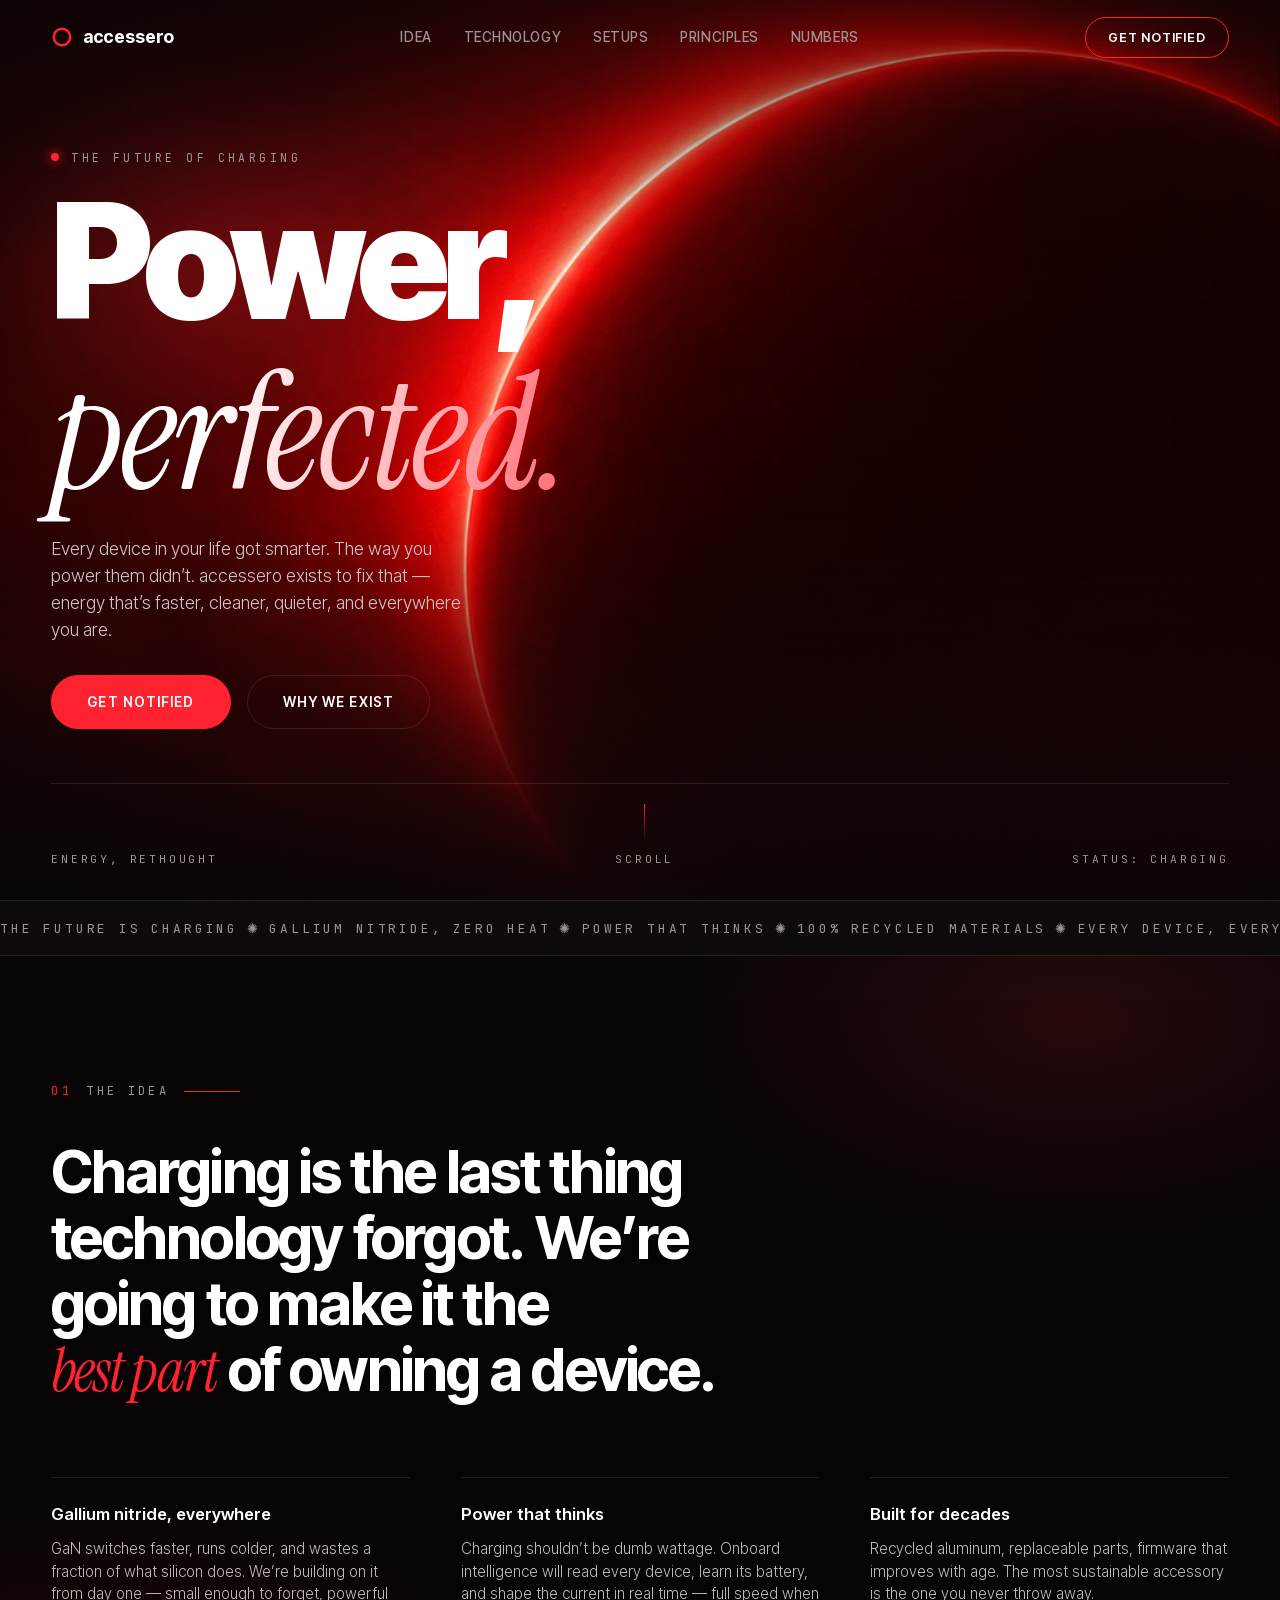
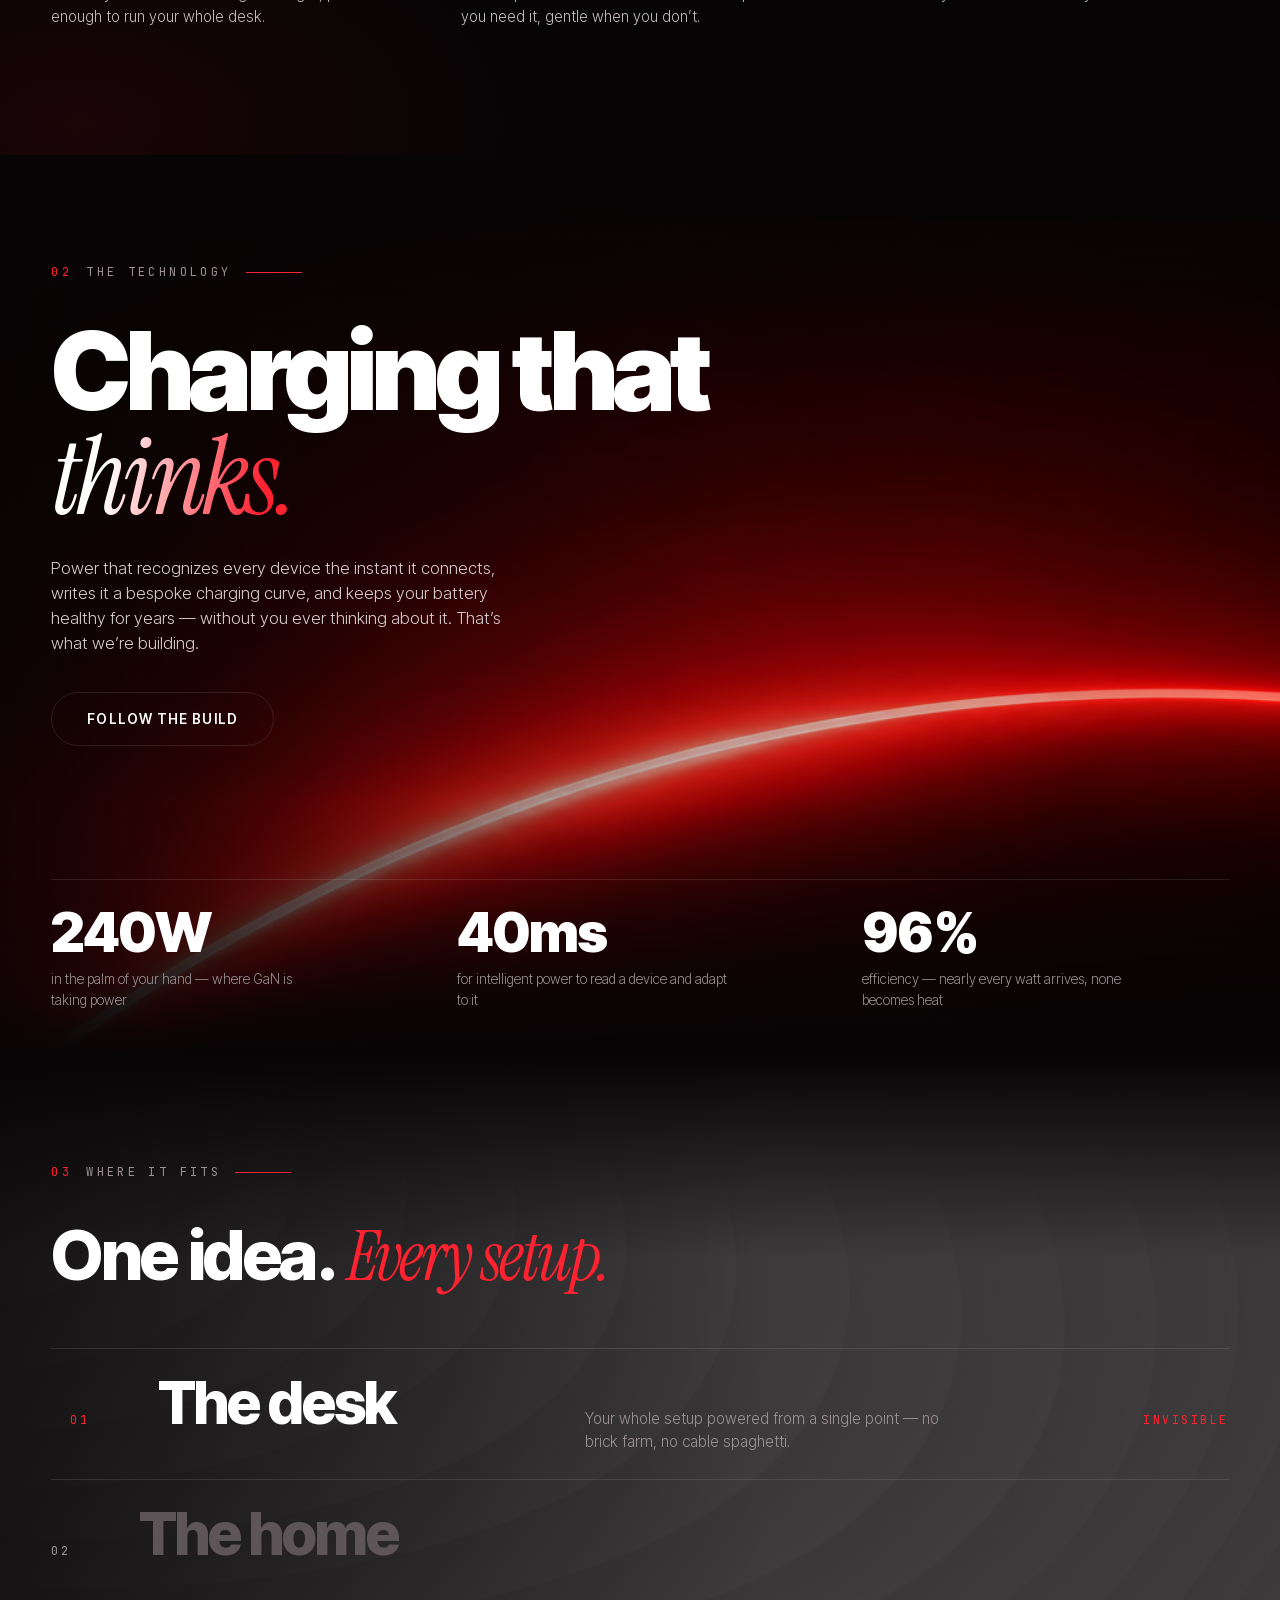
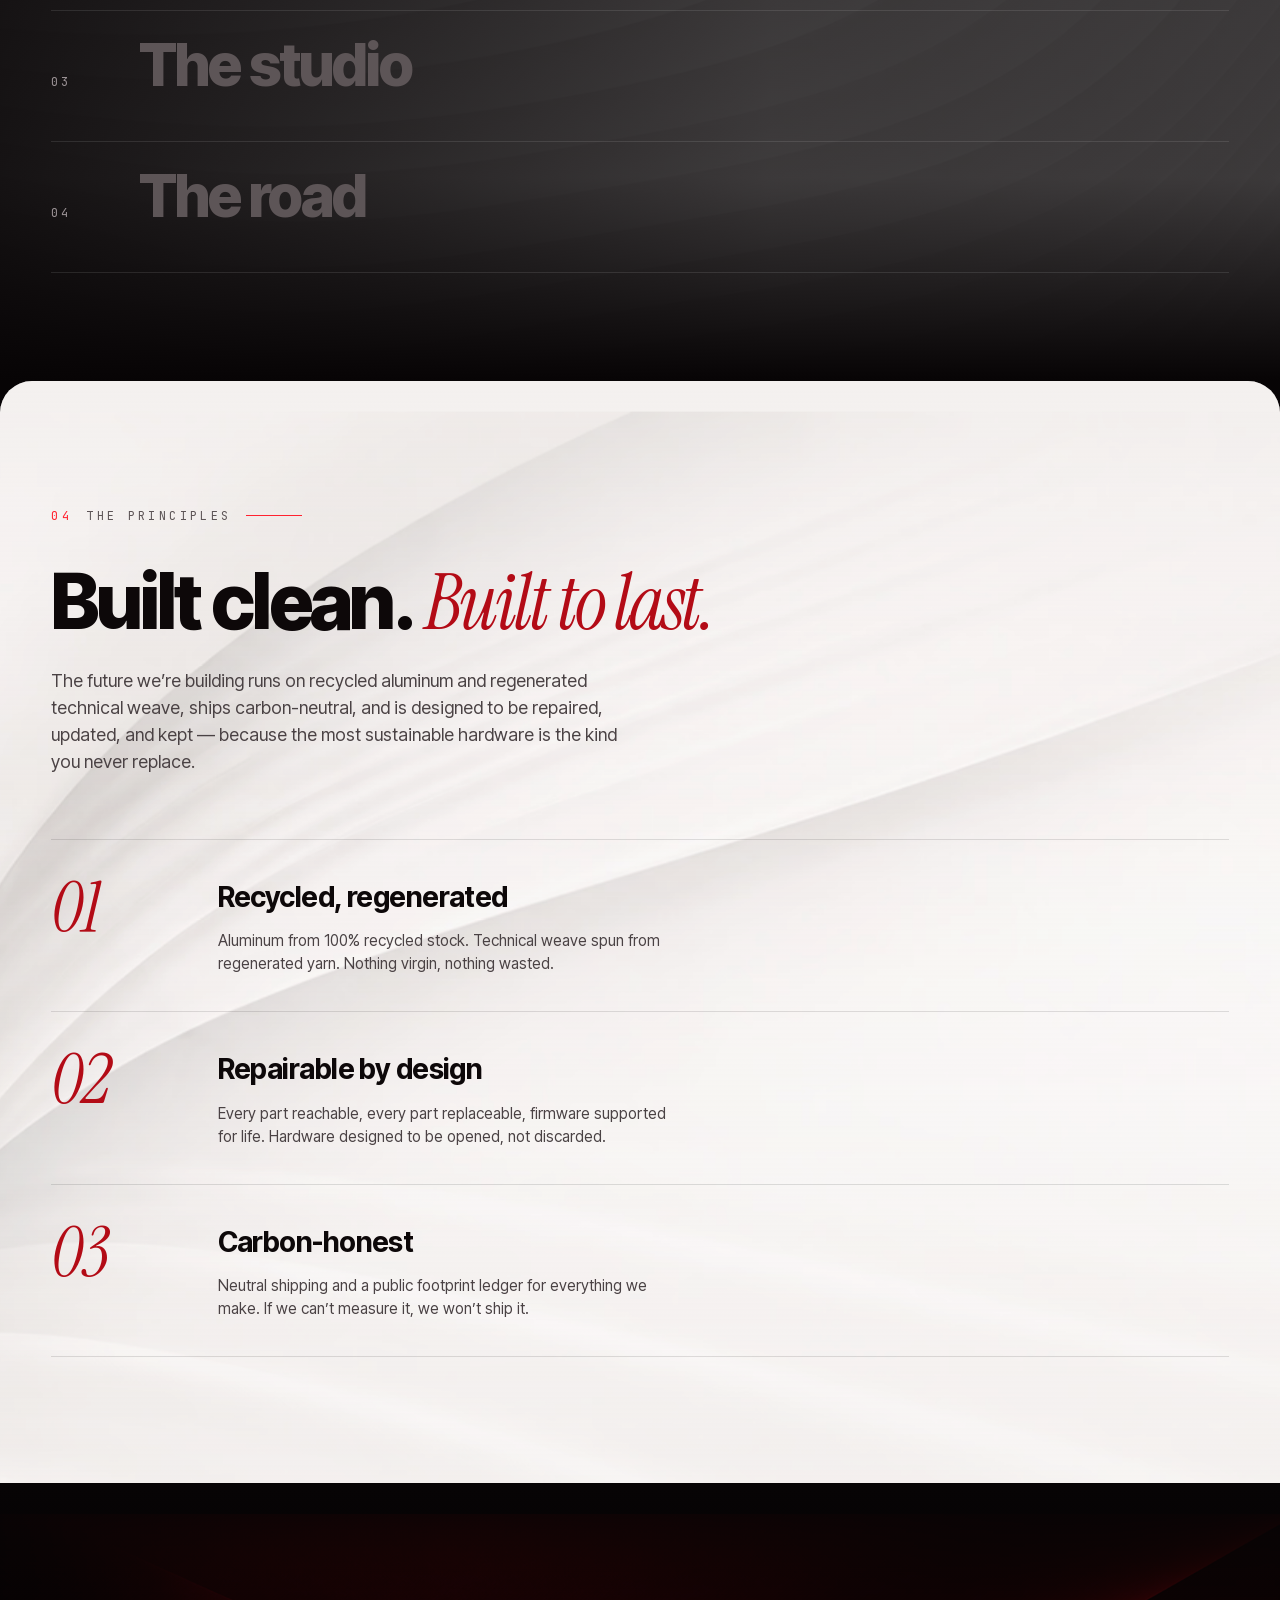
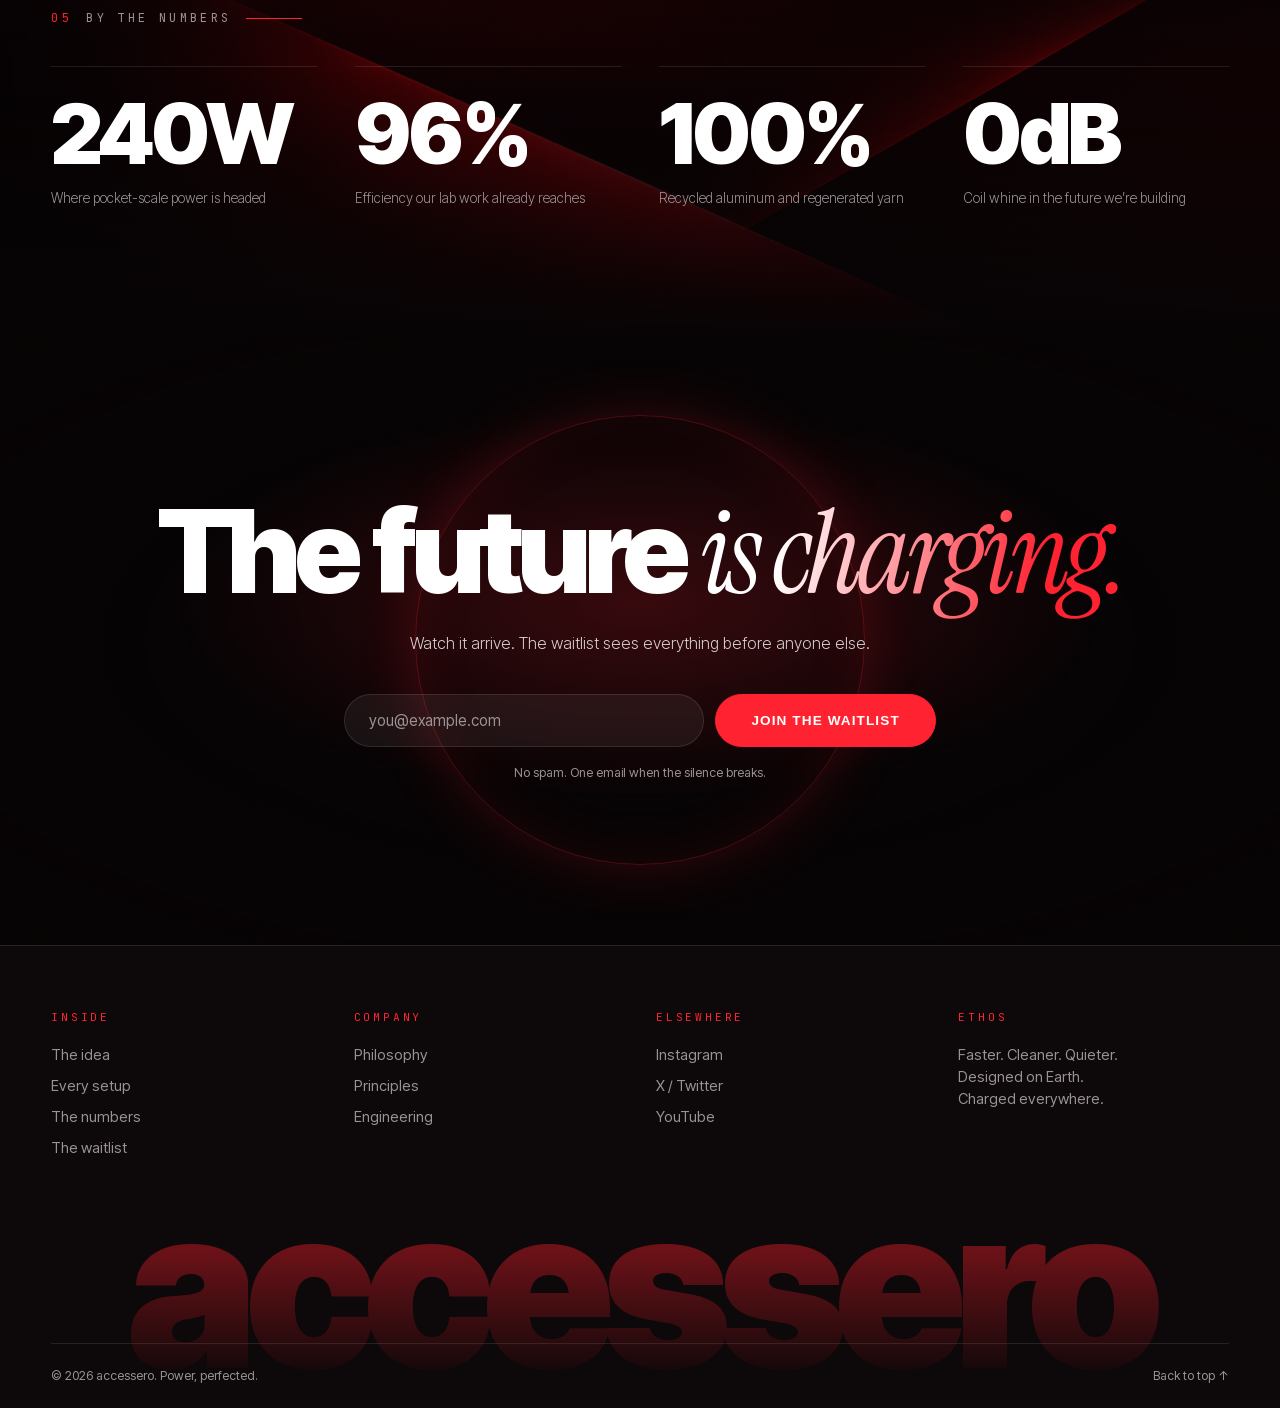
<file: index.html>
<!DOCTYPE html>
<html lang="en">
<head>
  <meta charset="UTF-8" />
  <meta name="viewport" content="width=device-width, initial-scale=1.0" />
  <title>accessero — Power, perfected.</title>
  <meta name="description" content="accessero is building the future of charging — gallium nitride that runs cold, power that thinks, sustainable materials, and energy that fits every setup. Join the waitlist." />
  <meta name="theme-color" content="#070405" />
  <link rel="canonical" href="https://accessero.com/" />
  <meta property="og:type" content="website" />
  <meta property="og:site_name" content="accessero" />
  <meta property="og:url" content="https://accessero.com/" />
  <meta property="og:title" content="accessero — Power, perfected." />
  <meta property="og:description" content="The future of charging is coming. Be first to know." />
  <meta property="og:image" content="https://accessero.com/assets/eclipse.png" />
  <meta property="og:image:width" content="1774" />
  <meta property="og:image:height" content="887" />
  <meta name="twitter:card" content="summary_large_image" />
  <meta name="twitter:title" content="accessero — Power, perfected." />
  <meta name="twitter:description" content="The future of charging is coming. Be first to know." />
  <meta name="twitter:image" content="https://accessero.com/assets/eclipse.png" />
  <link rel="icon" href="data:image/svg+xml,%3Csvg xmlns='http://www.w3.org/2000/svg' viewBox='0 0 32 32'%3E%3Ccircle cx='16' cy='16' r='13' fill='none' stroke='%23ff2230' stroke-width='3.5'/%3E%3C/svg%3E" />
  <link rel="apple-touch-icon" href="assets/apple-touch-icon.png" />
  <link rel="preload" as="image" href="assets/eclipse.avif" type="image/avif" fetchpriority="high" />
  <link rel="preload" as="font" href="assets/fonts/inter-tight-800.woff2" type="font/woff2" crossorigin />
  <link rel="preload" as="font" href="assets/fonts/inter-tight-900.woff2" type="font/woff2" crossorigin />
  <link rel="preload" as="font" href="assets/fonts/instrument-serif-400-italic.woff2" type="font/woff2" crossorigin />
  <link rel="preload" as="font" href="assets/fonts/jetbrains-mono-400.woff2" type="font/woff2" crossorigin />
  <link rel="stylesheet" href="css/styles.css" />
</head>
<body data-theme="dark">

  <a class="skip-link" href="#top">Skip to content</a>

  <!-- ===== Loader ===== -->
  <div class="loader" id="loader" aria-hidden="true">
    <div class="loader__ring"></div>
    <div class="loader__word">
      <span>a</span><span>c</span><span>c</span><span>e</span><span>s</span><span>s</span><span>e</span><span>r</span><span>o</span>
    </div>
    <div class="loader__bar"><i></i></div>
  </div>

  <!-- ===== Progress ===== -->
  <div class="progress" aria-hidden="true"><i id="progressBar"></i></div>

  <!-- ===== Film grain ===== -->
  <div class="grain" aria-hidden="true"></div>

  <!-- ===== Nav ===== -->
  <header class="nav" id="nav">
    <a class="nav__logo" href="#top" aria-label="accessero home">
      <svg viewBox="0 0 32 32" aria-hidden="true"><circle cx="16" cy="16" r="12" /></svg>
      <span>accessero</span>
    </a>
    <nav class="nav__links" aria-label="Primary">
      <a href="#craft">Idea</a>
      <a href="#tech">Technology</a>
      <a href="#products">Setups</a>
      <a href="#design">Principles</a>
      <a href="#specs">Numbers</a>
    </nav>
    <a class="nav__cta" href="#waitlist">
      <span class="nav__cta-label">Get notified</span>
    </a>
    <button class="nav__burger" id="burger" aria-label="Open menu" aria-expanded="false">
      <i></i><i></i>
    </button>
  </header>

  <!-- ===== Mobile menu ===== -->
  <div class="menu" id="menu" aria-hidden="true" inert>
    <nav class="menu__links" aria-label="Mobile">
      <a href="#craft"><em>01</em>Idea</a>
      <a href="#tech"><em>02</em>Technology</a>
      <a href="#products"><em>03</em>Setups</a>
      <a href="#design"><em>04</em>Principles</a>
      <a href="#specs"><em>05</em>Numbers</a>
      <a href="#waitlist"><em>06</em>Get notified</a>
    </nav>
    <p class="menu__foot">Energy, engineered beautifully.</p>
  </div>

  <main id="top">

    <!-- ===== Hero ===== -->
    <section class="hero" id="hero">
      <div class="hero__media" data-parallax="-0.18">
        <picture>
          <source srcset="assets/eclipse.avif" type="image/avif" />
          <img src="assets/eclipse.png" alt="" width="1774" height="887" fetchpriority="high" decoding="async" aria-hidden="true" />
        </picture>
      </div>
      <div class="hero__leak" aria-hidden="true"></div>
      <div class="hero__vignette" aria-hidden="true"></div>

      <div class="hero__content">
        <p class="hero__eyebrow" data-hero-line>
          <span class="tick"></span>THE FUTURE OF CHARGING
        </p>
        <h1 class="hero__title" aria-label="Power, perfected.">
          <span class="hero__row"><span data-hero-word>Power,</span></span>
          <span class="hero__row hero__row--serif"><span data-hero-word><em>perfected.</em></span></span>
        </h1>
        <p class="hero__sub" data-hero-line>
          Every device in your life got smarter. The way you power them didn’t.
          accessero exists to fix that — energy that’s faster, cleaner, quieter,
          and everywhere you are.
        </p>
        <div class="hero__actions" data-hero-line>
          <a class="btn btn--solid" href="#waitlist"><span>Get notified</span></a>
          <a class="btn btn--ghost" href="#craft"><span>Why we exist</span></a>
        </div>
      </div>

      <div class="hero__meta" data-hero-line>
        <span>ENERGY,&nbsp;RETHOUGHT</span>
        <span class="hero__scroll" aria-hidden="true"><i></i>SCROLL</span>
        <span>STATUS:&nbsp;CHARGING</span>
      </div>
    </section>

    <!-- ===== Marquee ===== -->
    <div class="marquee" aria-hidden="true">
      <!-- Author the line once; JS clones it until the loop can't gap
           on the current viewport (2 copies here as the no-JS fallback). -->
      <div class="marquee__track" data-marquee>
        <span>The future is charging&ensp;✺&ensp;Gallium nitride, zero heat&ensp;✺&ensp;Power that thinks&ensp;✺&ensp;100% recycled materials&ensp;✺&ensp;Every device, every setup&ensp;✺&ensp;</span>
        <span>The future is charging&ensp;✺&ensp;Gallium nitride, zero heat&ensp;✺&ensp;Power that thinks&ensp;✺&ensp;100% recycled materials&ensp;✺&ensp;Every device, every setup&ensp;✺&ensp;</span>
      </div>
    </div>

    <!-- ===== Craft / Manifesto ===== -->
    <section class="craft" id="craft">
      <div class="container">
        <p class="kicker" data-reveal><span>01</span>THE IDEA</p>
        <h2 class="craft__statement" data-split>
          Charging is the last thing technology forgot. We’re going to make it
          the <em>best part</em> of owning a device.
        </h2>
        <div class="craft__cols">
          <div class="craft__col" data-reveal>
            <h3>Gallium nitride, everywhere</h3>
            <p>GaN switches faster, runs colder, and wastes a fraction of what silicon does. We’re building on it from day one — small enough to forget, powerful enough to run your whole desk.</p>
          </div>
          <div class="craft__col" data-reveal data-reveal-delay="1">
            <h3>Power that thinks</h3>
            <p>Charging shouldn’t be dumb wattage. Onboard intelligence will read every device, learn its battery, and shape the current in real time — full speed when you need it, gentle when you don’t.</p>
          </div>
          <div class="craft__col" data-reveal data-reveal-delay="2">
            <h3>Built for decades</h3>
            <p>Recycled aluminum, replaceable parts, firmware that improves with age. The most sustainable accessory is the one you never throw away.</p>
          </div>
        </div>
      </div>
    </section>

    <!-- ===== Technology (full-bleed act) ===== -->
    <section class="tech" id="tech">
      <div class="tech__bg" data-parallax="-0.1" aria-hidden="true">
        <picture>
          <source srcset="assets/light-arc.avif" type="image/avif" />
          <img src="assets/light-arc.png" alt="" width="1774" height="887" loading="lazy" decoding="async" />
        </picture>
      </div>
      <div class="tech__scrim" aria-hidden="true"></div>
      <div class="container tech__inner">
        <p class="kicker" data-reveal><span>02</span>THE TECHNOLOGY</p>
        <h2 class="tech__title" data-split>Charging that <em>thinks.</em></h2>
        <p class="tech__lede" data-reveal>
          Power that recognizes every device the instant it connects, writes it
          a bespoke charging curve, and keeps your battery healthy for years —
          without you ever thinking about it. That’s what we’re building.
        </p>
        <a class="btn btn--ghost" href="#waitlist" data-reveal><span>Follow the build</span></a>
      </div>
      <div class="container tech__stats" data-reveal>
        <div class="tech__stat">
          <b><i data-count="240">0</i>W</b>
          <span>in the palm of your hand — where GaN is taking power</span>
        </div>
        <div class="tech__stat">
          <b><i data-count="40">0</i>ms</b>
          <span>for intelligent power to read a device and adapt to it</span>
        </div>
        <div class="tech__stat">
          <b><i data-count="96">0</i>%</b>
          <span>efficiency — nearly every watt arrives, none becomes heat</span>
        </div>
      </div>
    </section>

    <!-- ===== Scenes (hover/scroll switches the backdrop) ===== -->
    <section class="scenes" id="products">
      <div class="scenes__bgs" aria-hidden="true">
        <picture>
          <source srcset="assets/concentric-waves.avif" type="image/avif" />
          <img class="is-active" data-scene-bg="desk" src="assets/concentric-waves.png" alt="" width="1774" height="887" loading="lazy" decoding="async" />
        </picture>
        <picture>
          <source srcset="assets/flowing-surface.avif" type="image/avif" />
          <img data-scene-bg="home" src="assets/flowing-surface.png" alt="" width="1774" height="887" loading="lazy" decoding="async" />
        </picture>
        <picture>
          <source srcset="assets/cable-trails.avif" type="image/avif" />
          <img data-scene-bg="studio" src="assets/cable-trails.png" alt="" width="1774" height="887" loading="lazy" decoding="async" />
        </picture>
        <picture>
          <source srcset="assets/speed-lighttrails.avif" type="image/avif" />
          <img data-scene-bg="road" src="assets/speed-lighttrails.png" alt="" width="1774" height="887" loading="lazy" decoding="async" />
        </picture>
      </div>
      <div class="scenes__scrim" aria-hidden="true"></div>
      <div class="container scenes__inner">
        <p class="kicker" data-reveal><span>03</span>WHERE IT FITS</p>
        <h2 class="scenes__title" data-split>One idea. <em>Every setup.</em></h2>
        <ul class="scenes__list">
          <li class="scene is-active" data-scene="desk" tabindex="0" role="button" aria-pressed="true" data-reveal>
            <span class="scene__idx">01</span>
            <span class="scene__name">The desk</span>
            <p class="scene__line">Your whole setup powered from a single point — no brick farm, no cable spaghetti.</p>
            <span class="scene__tag">INVISIBLE</span>
          </li>
          <li class="scene" data-scene="home" tabindex="0" role="button" aria-pressed="false" data-reveal data-reveal-delay="1">
            <span class="scene__idx">02</span>
            <span class="scene__name">The home</span>
            <p class="scene__line">Energy that blends into the room and tops up the whole family — quietly, safely, always.</p>
            <span class="scene__tag">AMBIENT</span>
          </li>
          <li class="scene" data-scene="studio" tabindex="0" role="button" aria-pressed="false" data-reveal data-reveal-delay="2">
            <span class="scene__idx">03</span>
            <span class="scene__name">The studio</span>
            <p class="scene__line">Cameras, rigs, laptops, lights. Demanding setups deserve power that never blinks.</p>
            <span class="scene__tag">RELENTLESS</span>
          </li>
          <li class="scene" data-scene="road" tabindex="0" role="button" aria-pressed="false" data-reveal data-reveal-delay="3">
            <span class="scene__idx">04</span>
            <span class="scene__name">The road</span>
            <p class="scene__line">A full day of energy folded into a side pocket. Airports, trains, summits, nowhere.</p>
            <span class="scene__tag">WEIGHTLESS</span>
          </li>
        </ul>
      </div>
    </section>

    <!-- ===== Design (light act) ===== -->
    <section class="design" id="design">
      <div class="design__bg" data-parallax="0.1" aria-hidden="true">
        <picture>
          <source srcset="assets/fabric-wave.avif" type="image/avif" />
          <img src="assets/fabric-wave.png" alt="" width="1774" height="887" loading="lazy" decoding="async" />
        </picture>
      </div>
      <div class="container design__inner">
        <p class="kicker kicker--dark" data-reveal><span>04</span>THE PRINCIPLES</p>
        <h2 class="design__title" data-split>Built clean. <em>Built to last.</em></h2>
        <p class="design__lede" data-reveal>
          The future we’re building runs on recycled aluminum and regenerated
          technical weave, ships carbon-neutral, and is designed to be repaired,
          updated, and kept — because the most sustainable hardware is the kind
          you never replace.
        </p>
        <div class="principles">
          <div class="principle" data-reveal>
            <span class="principle__num">01</span>
            <div class="principle__body">
              <h3>Recycled, regenerated</h3>
              <p>Aluminum from 100% recycled stock. Technical weave spun from regenerated yarn. Nothing virgin, nothing wasted.</p>
            </div>
          </div>
          <div class="principle" data-reveal data-reveal-delay="1">
            <span class="principle__num">02</span>
            <div class="principle__body">
              <h3>Repairable by design</h3>
              <p>Every part reachable, every part replaceable, firmware supported for life. Hardware designed to be opened, not discarded.</p>
            </div>
          </div>
          <div class="principle" data-reveal data-reveal-delay="2">
            <span class="principle__num">03</span>
            <div class="principle__body">
              <h3>Carbon-honest</h3>
              <p>Neutral shipping and a public footprint ledger for everything we make. If we can’t measure it, we won’t ship it.</p>
            </div>
          </div>
        </div>
      </div>
    </section>

    <!-- ===== Specs / Numbers ===== -->
    <section class="specs" id="specs">
      <div class="specs__bg" data-parallax="0.1" aria-hidden="true">
        <picture>
          <source srcset="assets/geometric-fold.avif" type="image/avif" />
          <img src="assets/geometric-fold.png" alt="" width="1774" height="887" loading="lazy" decoding="async" />
        </picture>
      </div>
      <div class="container">
        <p class="kicker" data-reveal><span>05</span>BY THE NUMBERS</p>
        <div class="specs__grid">
          <div class="spec" data-reveal>
            <span class="spec__num"><b data-count="240">0</b>W</span>
            <span class="spec__label">Where pocket-scale power is headed</span>
          </div>
          <div class="spec" data-reveal data-reveal-delay="1">
            <span class="spec__num"><b data-count="96">0</b>%</span>
            <span class="spec__label">Efficiency our lab work already reaches</span>
          </div>
          <div class="spec" data-reveal data-reveal-delay="2">
            <span class="spec__num"><b data-count="100">0</b>%</span>
            <span class="spec__label">Recycled aluminum and regenerated yarn</span>
          </div>
          <div class="spec" data-reveal data-reveal-delay="3">
            <span class="spec__num"><b data-count="0">0</b>dB</span>
            <span class="spec__label">Coil whine in the future we’re building</span>
          </div>
        </div>
      </div>
    </section>

    <!-- ===== CTA ===== -->
    <section class="cta" id="waitlist">
      <div class="container cta__inner">
        <h2 class="cta__title" data-split>The future <em>is charging.</em></h2>
        <p class="cta__sub" data-reveal>Watch it arrive. The waitlist sees everything before anyone else.</p>
        <form class="cta__form" data-reveal>
          <label class="sr-only" for="email">Email address</label>
          <input id="email" type="email" autocomplete="email" placeholder="you@example.com" required />
          <button class="btn btn--solid" type="submit"><span>Join the waitlist</span></button>
        </form>
        <p class="sr-only" role="status" id="formStatus"></p>
        <p class="cta__fine" data-reveal>No spam. One email when the silence breaks.</p>
      </div>
    </section>

  </main>

  <!-- ===== Footer ===== -->
  <footer class="footer">
    <div class="container footer__top">
      <div class="footer__col">
        <h4>Inside</h4>
        <a href="#craft">The idea</a>
        <a href="#products">Every setup</a>
        <a href="#specs">The numbers</a>
        <a href="#waitlist">The waitlist</a>
      </div>
      <div class="footer__col">
        <h4>Company</h4>
        <a href="#craft">Philosophy</a>
        <a href="#design">Principles</a>
        <a href="#specs">Engineering</a>
      </div>
      <div class="footer__col">
        <h4>Elsewhere</h4>
        <a href="#top">Instagram</a>
        <a href="#top">X / Twitter</a>
        <a href="#top">YouTube</a>
      </div>
      <div class="footer__col footer__col--note">
        <h4>Ethos</h4>
        <p>Faster. Cleaner. Quieter.<br />Designed on Earth.<br />Charged everywhere.</p>
      </div>
    </div>
    <div class="footer__wordmark" aria-hidden="true" data-parallax-img="0.06">accessero</div>
    <div class="container footer__bottom">
      <span>© 2026 accessero. Power, perfected.</span>
      <a href="#top" class="footer__up">Back to top ↑</a>
    </div>
  </footer>

  <script src="js/main.js" defer></script>
</body>
</html>
</file>
<file: css/styles.css>
/* ============================================================
   accessero — styles
   Acts: dark (hero/craft/products) → light (design) → dark (specs/cta)
   ============================================================ */

/* ============ Self-hosted fonts (latin subsets, Google Fonts builds) ============ */
@font-face {
  font-family: "Instrument Serif";
  font-style: italic;
  font-weight: 400;
  font-display: swap;
  src: url("../assets/fonts/instrument-serif-400-italic.woff2") format("woff2");
  unicode-range: U+0000-00FF, U+0131, U+0152-0153, U+02BB-02BC, U+02C6, U+02DA, U+02DC, U+0304, U+0308, U+0329, U+2000-206F, U+20AC, U+2122, U+2191, U+2193, U+2212, U+2215, U+FEFF, U+FFFD;
}
@font-face {
  font-family: "Inter Tight";
  font-style: normal;
  font-weight: 300;
  font-display: swap;
  src: url("../assets/fonts/inter-tight-300.woff2") format("woff2");
  unicode-range: U+0000-00FF, U+0131, U+0152-0153, U+02BB-02BC, U+02C6, U+02DA, U+02DC, U+0304, U+0308, U+0329, U+2000-206F, U+20AC, U+2122, U+2191, U+2193, U+2212, U+2215, U+FEFF, U+FFFD;
}
@font-face {
  font-family: "Inter Tight";
  font-style: normal;
  font-weight: 400;
  font-display: swap;
  src: url("../assets/fonts/inter-tight-400.woff2") format("woff2");
  unicode-range: U+0000-00FF, U+0131, U+0152-0153, U+02BB-02BC, U+02C6, U+02DA, U+02DC, U+0304, U+0308, U+0329, U+2000-206F, U+20AC, U+2122, U+2191, U+2193, U+2212, U+2215, U+FEFF, U+FFFD;
}
@font-face {
  font-family: "Inter Tight";
  font-style: normal;
  font-weight: 500;
  font-display: swap;
  src: url("../assets/fonts/inter-tight-500.woff2") format("woff2");
  unicode-range: U+0000-00FF, U+0131, U+0152-0153, U+02BB-02BC, U+02C6, U+02DA, U+02DC, U+0304, U+0308, U+0329, U+2000-206F, U+20AC, U+2122, U+2191, U+2193, U+2212, U+2215, U+FEFF, U+FFFD;
}
@font-face {
  font-family: "Inter Tight";
  font-style: normal;
  font-weight: 600;
  font-display: swap;
  src: url("../assets/fonts/inter-tight-600.woff2") format("woff2");
  unicode-range: U+0000-00FF, U+0131, U+0152-0153, U+02BB-02BC, U+02C6, U+02DA, U+02DC, U+0304, U+0308, U+0329, U+2000-206F, U+20AC, U+2122, U+2191, U+2193, U+2212, U+2215, U+FEFF, U+FFFD;
}
@font-face {
  font-family: "Inter Tight";
  font-style: normal;
  font-weight: 700;
  font-display: swap;
  src: url("../assets/fonts/inter-tight-700.woff2") format("woff2");
  unicode-range: U+0000-00FF, U+0131, U+0152-0153, U+02BB-02BC, U+02C6, U+02DA, U+02DC, U+0304, U+0308, U+0329, U+2000-206F, U+20AC, U+2122, U+2191, U+2193, U+2212, U+2215, U+FEFF, U+FFFD;
}
@font-face {
  font-family: "Inter Tight";
  font-style: normal;
  font-weight: 800;
  font-display: swap;
  src: url("../assets/fonts/inter-tight-800.woff2") format("woff2");
  unicode-range: U+0000-00FF, U+0131, U+0152-0153, U+02BB-02BC, U+02C6, U+02DA, U+02DC, U+0304, U+0308, U+0329, U+2000-206F, U+20AC, U+2122, U+2191, U+2193, U+2212, U+2215, U+FEFF, U+FFFD;
}
@font-face {
  font-family: "Inter Tight";
  font-style: normal;
  font-weight: 900;
  font-display: swap;
  src: url("../assets/fonts/inter-tight-900.woff2") format("woff2");
  unicode-range: U+0000-00FF, U+0131, U+0152-0153, U+02BB-02BC, U+02C6, U+02DA, U+02DC, U+0304, U+0308, U+0329, U+2000-206F, U+20AC, U+2122, U+2191, U+2193, U+2212, U+2215, U+FEFF, U+FFFD;
}
@font-face {
  font-family: "JetBrains Mono";
  font-style: normal;
  font-weight: 400;
  font-display: swap;
  src: url("../assets/fonts/jetbrains-mono-400.woff2") format("woff2");
  unicode-range: U+0000-00FF, U+0131, U+0152-0153, U+02BB-02BC, U+02C6, U+02DA, U+02DC, U+0304, U+0308, U+0329, U+2000-206F, U+20AC, U+2122, U+2191, U+2193, U+2212, U+2215, U+FEFF, U+FFFD;
}

:root {
  --black: #070405;
  --ink: #0d0809;
  --paper: #f4f1ef;
  --white: #ffffff;
  --red: #ff2230;
  --red-deep: #b30b16;
  --red-soft: #ffb0b5;   /* light tints of --red: keep in step if it changes */
  --red-bright: #ff5a64;
  --grey: #9b9295;
  --grey-dark: #5d5557;
  --line: rgba(255, 255, 255, 0.1);
  --line-dark: rgba(13, 8, 9, 0.12);

  --font-display: "Inter Tight", system-ui, sans-serif;
  --font-serif: "Instrument Serif", Georgia, serif;
  --font-mono: "JetBrains Mono", ui-monospace, monospace;

  --ease-out: cubic-bezier(0.16, 1, 0.3, 1);
  --ease-in-out: cubic-bezier(0.83, 0, 0.17, 1);

  --gutter: clamp(1.25rem, 4vw, 4rem);
  --nav-h: 76px;
}

*, *::before, *::after { box-sizing: border-box; margin: 0; padding: 0; }

html { scroll-behavior: smooth; }
@media (prefers-reduced-motion: reduce) { html { scroll-behavior: auto; } }

body {
  font-family: var(--font-display);
  background: var(--black);
  color: var(--white);
  line-height: 1.5;
  -webkit-font-smoothing: antialiased;
  overflow-x: clip;
}

img { display: block; max-width: 100%; }
/* <picture> wrappers must not introduce a box: every backdrop img is
   sized 100%/absolutely against its section container. */
picture { display: contents; }
a { color: inherit; text-decoration: none; }
em { font-family: var(--font-serif); font-style: italic; font-weight: 400; }

.container { width: min(1280px, 100% - 2 * var(--gutter)); margin-inline: auto; }

.sr-only {
  position: absolute; width: 1px; height: 1px;
  clip-path: inset(50%); overflow: hidden; white-space: nowrap;
}

:focus-visible { outline: 2px solid var(--red); outline-offset: 3px; }

.skip-link {
  position: fixed; top: 0.75rem; left: 0.75rem; z-index: 200;
  padding: 0.7rem 1.2rem; border-radius: 99px;
  background: var(--black); color: var(--white);
  border: 1px solid var(--red);
  font-size: 0.85rem; font-weight: 500;
  transform: translateY(-200%);
}
.skip-link:focus-visible { transform: none; }

::selection { background: var(--red); color: var(--white); }

/* ============ Loader ============ */
.loader {
  position: fixed; inset: 0; z-index: 100;
  display: grid; place-content: center; gap: 1.5rem;
  background: var(--black);
  transition: opacity 0.7s var(--ease-out), visibility 0.7s;
}
.loader.is-done { opacity: 0; visibility: hidden; pointer-events: none; }
.loader__ring {
  position: absolute; top: 50%; left: 50%;
  width: min(46vw, 420px); aspect-ratio: 1;
  transform: translate(-50%, -50%);
  border-radius: 50%;
  border: 1px solid rgba(255, 34, 48, 0.35);
  box-shadow: 0 0 80px rgba(255, 34, 48, 0.25), inset 0 0 60px rgba(255, 34, 48, 0.12);
  animation: ringPulse 1.8s var(--ease-in-out) infinite alternate;
}
/* shared by the loader ring and its CTA echo; tune per element via the vars */
@keyframes ringPulse {
  from {
    transform: translate(-50%, -50%) scale(var(--ring-from, 0.92));
    opacity: var(--ring-min, 0.5);
  }
  to { transform: translate(-50%, -50%) scale(var(--ring-to, 1.04)); opacity: 1; }
}
.loader__word {
  display: flex;
  font-size: clamp(2rem, 6vw, 3.5rem);
  font-weight: 800; letter-spacing: 0.02em;
}
.loader__word span {
  opacity: 0; transform: translateY(0.6em);
  animation: loaderChar 0.7s var(--ease-out) forwards;
}
.loader__word span:nth-child(n) { animation-delay: calc(0.05s * var(--i, 0)); }
.loader__word span:nth-child(1) { --i: 1; } .loader__word span:nth-child(2) { --i: 2; }
.loader__word span:nth-child(3) { --i: 3; } .loader__word span:nth-child(4) { --i: 4; }
.loader__word span:nth-child(5) { --i: 5; } .loader__word span:nth-child(6) { --i: 6; }
.loader__word span:nth-child(7) { --i: 7; } .loader__word span:nth-child(8) { --i: 8; }
.loader__word span:nth-child(9) { --i: 9; }
@keyframes loaderChar { to { opacity: 1; transform: none; } }
.loader__bar {
  width: 160px; height: 1px; margin-inline: auto;
  background: var(--line); overflow: hidden;
}
.loader__bar i {
  display: block; height: 100%; width: 100%;
  background: var(--red);
  transform: translateX(-100%);
  animation: loaderBar 1.1s 0.3s var(--ease-in-out) forwards;
}
@keyframes loaderBar { to { transform: none; } }

/* ============ Film grain ============ */
.grain {
  position: fixed; inset: -100px; z-index: 80;
  pointer-events: none;
  background-image: url("data:image/svg+xml,%3Csvg xmlns='http://www.w3.org/2000/svg' width='240' height='240'%3E%3Cfilter id='n'%3E%3CfeTurbulence type='fractalNoise' baseFrequency='0.85' numOctaves='2' stitchTiles='stitch'/%3E%3C/filter%3E%3Crect width='100%25' height='100%25' filter='url(%23n)'/%3E%3C/svg%3E");
  opacity: 0.06;
  mix-blend-mode: overlay;
  animation: grainShift 0.9s steps(4) infinite;
}
@keyframes grainShift {
  0% { transform: translate(0, 0); }
  25% { transform: translate(-34px, 22px); }
  50% { transform: translate(18px, -40px); }
  75% { transform: translate(-26px, -14px); }
  100% { transform: translate(30px, 36px); }
}

/* ============ Progress ============ */
.progress {
  position: fixed; top: 0; left: 0; right: 0; height: 2px;
  z-index: 60; pointer-events: none;
}
.progress i {
  display: block; height: 100%;
  background: linear-gradient(90deg, var(--red-deep), var(--red));
  transform-origin: left; transform: scaleX(0);
}

/* ============ Nav ============ */
.nav {
  position: fixed; top: 0; left: 0; right: 0; z-index: 50;
  height: var(--nav-h);
  display: flex; align-items: center; justify-content: space-between;
  padding-inline: var(--gutter);
  transition: background 0.45s, backdrop-filter 0.45s, border-color 0.45s, transform 0.45s var(--ease-out);
  border-bottom: 1px solid transparent;
}
.nav.is-scrolled {
  background: rgba(7, 4, 5, 0.55);
  -webkit-backdrop-filter: blur(18px);
  backdrop-filter: blur(18px);
  border-bottom-color: var(--line);
}
.nav.is-hidden { transform: translateY(-100%); }
.nav__logo {
  display: flex; align-items: center; gap: 0.6rem;
  font-weight: 700; font-size: 1.1rem; letter-spacing: -0.01em;
}
.nav__logo svg {
  width: 22px; height: 22px;
  fill: none; stroke: var(--red); stroke-width: 3.5;
  transition: transform 0.6s var(--ease-out);
}
.nav__logo:hover svg { transform: rotate(180deg) scale(1.1); }
.nav__links { display: flex; gap: clamp(1.25rem, 2.5vw, 2.5rem); }
.nav__links a {
  position: relative;
  font-size: 0.85rem; font-weight: 500; letter-spacing: 0.04em;
  text-transform: uppercase; color: var(--grey);
  transition: color 0.3s;
}
.nav__links a::after {
  content: ""; position: absolute; left: 0; bottom: -6px;
  width: 100%; height: 1px; background: var(--red);
  transform: scaleX(0); transform-origin: right;
  transition: transform 0.4s var(--ease-out);
}
.nav__links a:hover { color: var(--white); }
.nav__links a:hover::after { transform: scaleX(1); transform-origin: left; }
.nav__cta {
  font-size: 0.8rem; font-weight: 600; letter-spacing: 0.06em; text-transform: uppercase;
  padding: 0.65rem 1.4rem; border: 1px solid var(--red); border-radius: 99px;
  color: var(--white); overflow: hidden; position: relative;
}
.nav__cta::before {
  content: ""; position: absolute; inset: 0;
  background: var(--red); border-radius: inherit;
  transform: scaleX(0); transform-origin: right;
  transition: transform 0.45s var(--ease-out);
}
.nav__cta:hover::before { transform: scaleX(1); transform-origin: left; }
.nav__cta-label { position: relative; z-index: 1; }
.nav__burger {
  display: none;
  width: 44px; height: 44px;
  flex-direction: column; align-items: center; justify-content: center; gap: 7px;
  background: none; border: 0; cursor: pointer;
}
.nav__burger i {
  width: 26px; height: 2px; background: var(--white);
  transition: transform 0.4s var(--ease-out), opacity 0.3s;
}
.nav__burger[aria-expanded="true"] i:first-child { transform: translateY(4.5px) rotate(45deg); }
.nav__burger[aria-expanded="true"] i:last-child { transform: translateY(-4.5px) rotate(-45deg); }

/* ============ Mobile menu ============ */
.menu {
  position: fixed; inset: 0; z-index: 40;
  display: flex; flex-direction: column; justify-content: center;
  padding: var(--gutter);
  background: rgba(7, 4, 5, 0.88);
  -webkit-backdrop-filter: blur(24px);
  backdrop-filter: blur(24px);
  opacity: 0; visibility: hidden;
  transition: opacity 0.5s var(--ease-out), visibility 0.5s;
}
.menu::before {
  content: ""; position: absolute; inset: 0; pointer-events: none;
  background: radial-gradient(70% 45% at 85% 8%, rgba(255, 34, 48, 0.22), transparent 70%);
}
.menu.is-open { opacity: 1; visibility: visible; }
.menu__links { display: flex; flex-direction: column; gap: 0.4rem; }
.menu__links a {
  display: flex; align-items: baseline; gap: 1rem;
  font-size: clamp(2.2rem, 9vw, 3.4rem); font-weight: 800; letter-spacing: -0.03em;
  padding-block: 0.35rem;
  opacity: 0; transform: translateY(24px);
  transition: opacity 0.55s var(--ease-out), transform 0.55s var(--ease-out), color 0.3s;
}
.menu__links a:hover { color: var(--red); }
.menu__links a em {
  font-family: var(--font-mono); font-style: normal;
  font-size: 0.8rem; color: var(--red);
}
.menu.is-open .menu__links a { opacity: 1; transform: none; }
.menu.is-open .menu__links a:nth-child(1) { transition-delay: 0.08s; }
.menu.is-open .menu__links a:nth-child(2) { transition-delay: 0.14s; }
.menu.is-open .menu__links a:nth-child(3) { transition-delay: 0.2s; }
.menu.is-open .menu__links a:nth-child(4) { transition-delay: 0.26s; }
.menu.is-open .menu__links a:nth-child(5) { transition-delay: 0.32s; }
.menu.is-open .menu__links a:nth-child(6) { transition-delay: 0.38s; }
.menu__foot {
  margin-top: 3rem;
  font-family: var(--font-serif); font-style: italic;
  color: var(--grey); font-size: 1.1rem;
}

/* ============ Buttons ============ */
.btn {
  display: inline-flex; align-items: center; justify-content: center;
  padding: 1rem 2.2rem; border-radius: 99px;
  font-size: 0.85rem; font-weight: 600; letter-spacing: 0.08em; text-transform: uppercase;
  position: relative; overflow: hidden; cursor: pointer;
  transition: color 0.35s, border-color 0.35s;
}
.btn span { position: relative; z-index: 1; }
.btn--solid { background: var(--red); color: var(--white); border: 1px solid var(--red); }
.btn--solid::before {
  content: ""; position: absolute; inset: 0; background: var(--white);
  border-radius: inherit; transform: translateY(101%);
  transition: transform 0.45s var(--ease-out);
}
.btn--solid:hover { color: var(--black); }
.btn--solid:hover::before { transform: none; }
.btn--ghost { border: 1px solid var(--line); color: var(--white); }
.btn--ghost::before {
  content: ""; position: absolute; inset: 0; background: var(--red);
  border-radius: inherit; transform: translateY(101%);
  transition: transform 0.45s var(--ease-out);
}
.btn--ghost:hover { border-color: var(--red); }
.btn--ghost:hover::before { transform: none; }

/* ============ Kicker ============ */
.kicker {
  display: flex; align-items: center; gap: 0.9rem;
  font-family: var(--font-mono); font-size: 0.75rem; letter-spacing: 0.28em;
  color: var(--grey); margin-bottom: clamp(1.5rem, 3vw, 2.5rem);
}
.kicker span { color: var(--red); }
.kicker::after {
  content: ""; flex: 0 0 56px; height: 1px; background: var(--red);
}
.kicker--dark { color: var(--grey-dark); }

/* ============ Hero ============ */
.hero {
  position: relative; min-height: 100svh;
  display: flex; flex-direction: column; justify-content: flex-end;
  padding: calc(var(--nav-h) + 2rem) var(--gutter) 2rem;
  overflow: clip;
}
.hero__media { position: absolute; inset: -12% 0; z-index: -2; }
.hero__media img {
  width: 100%; height: 100%; object-fit: cover; object-position: 65% 40%;
  transform-origin: center;
  animation: heroZoom 2.6s var(--ease-out) both;
}
@keyframes heroZoom { from { transform: scale(1.12); filter: brightness(0.4); } }
.hero__leak {
  position: absolute; inset: 0; z-index: -1;
  background: radial-gradient(38% 30% at 18% 28%, rgba(255, 34, 48, 0.32), transparent 70%);
  filter: blur(50px);
  animation: leakDrift 16s var(--ease-in-out) infinite alternate;
  pointer-events: none;
}
@keyframes leakDrift {
  from { transform: translate(0, 0) scale(1); opacity: 0.65; }
  to   { transform: translate(7%, 9%) scale(1.18); opacity: 1; }
}
.hero__vignette {
  position: absolute; inset: 0; z-index: -1;
  background:
    linear-gradient(180deg, rgba(7,4,5,0.55) 0%, transparent 30%, transparent 55%, rgba(7,4,5,0.92) 100%),
    radial-gradient(120% 90% at 70% 35%, transparent 40%, rgba(7,4,5,0.65) 100%);
}
.hero__content { max-width: 1280px; width: 100%; margin-inline: auto; }
.hero__eyebrow {
  display: flex; align-items: center; gap: 0.75rem;
  font-family: var(--font-mono); font-size: 0.72rem; letter-spacing: 0.3em;
  color: var(--grey); margin-bottom: clamp(1rem, 2.5vh, 2rem);
}
.hero__eyebrow .tick {
  width: 8px; height: 8px; border-radius: 50%;
  background: var(--red); box-shadow: 0 0 12px var(--red);
  animation: pulse 2.2s infinite;
}
@keyframes pulse { 50% { opacity: 0.35; } }
.hero__title {
  font-size: clamp(3.4rem, 12.5vw, 11.5rem);
  font-weight: 900; letter-spacing: -0.045em; line-height: 0.92;
  text-wrap: balance;
}
.hero__row {
  display: block; overflow: hidden;
  /* generous side padding: the italic serif "p" overhangs left of its box;
     its descender tail needs ~0.3em on the left */
  padding: 0.14em 0.14em 0.14em 0.3em; margin: -0.14em -0.14em -0.14em -0.3em;
}
.hero__row > span { display: inline-block; }
.hero__row--serif em {
  font-weight: 400; letter-spacing: -0.02em;
  background: linear-gradient(100deg, var(--white) 35%, var(--red-soft) 70%, var(--red-bright));
  -webkit-background-clip: text; background-clip: text;
  -webkit-text-fill-color: transparent; color: transparent;
  /* background-clip:text only paints ink inside the box — pad it so the
     "p" descender's left foot still gets the gradient */
  padding: 0.15em 0.15em 0.15em 0.3em; margin: -0.15em -0.15em -0.15em -0.3em;
}
.hero__sub {
  max-width: 38ch; margin-top: clamp(1.2rem, 3vh, 2rem);
  font-size: clamp(1rem, 1.4vw, 1.2rem); font-weight: 300; color: #cfc6c8;
}
.hero__actions { display: flex; flex-wrap: wrap; gap: 1rem; margin-top: clamp(1.5rem, 3.5vh, 2.5rem); }
.hero__meta {
  max-width: 1280px; width: 100%; margin: clamp(2.5rem, 6vh, 4.5rem) auto 0;
  display: flex; align-items: flex-end; justify-content: space-between;
  padding-top: 1.2rem; border-top: 1px solid var(--line);
  font-family: var(--font-mono); font-size: 0.7rem; letter-spacing: 0.25em; color: var(--grey);
}
.hero__scroll { display: flex; flex-direction: column; align-items: center; gap: 0.6rem; }
.hero__scroll i {
  width: 1px; height: 38px;
  background: linear-gradient(var(--red), transparent);
  animation: scrollHint 1.8s var(--ease-in-out) infinite;
}
@keyframes scrollHint {
  0% { transform: scaleY(0); transform-origin: top; }
  45% { transform: scaleY(1); transform-origin: top; }
  55% { transform: scaleY(1); transform-origin: bottom; }
  100% { transform: scaleY(0); transform-origin: bottom; }
}

/* Hero entrance choreography */
[data-hero-line], [data-hero-word] {
  opacity: 0; transform: translateY(40px);
  transition: opacity 0.9s var(--ease-out), transform 0.9s var(--ease-out);
}
[data-hero-word] { transform: translateY(150%); transition-duration: 1.1s; }
body.is-loaded [data-hero-line], body.is-loaded [data-hero-word] { opacity: 1; transform: none; }
body.is-loaded [data-hero-word] { transition-delay: 0.15s; }
body.is-loaded .hero__row:nth-child(2) [data-hero-word] { transition-delay: 0.28s; }
body.is-loaded .hero__eyebrow { transition-delay: 0.5s; }
body.is-loaded .hero__sub { transition-delay: 0.6s; }
body.is-loaded .hero__actions { transition-delay: 0.72s; }
body.is-loaded .hero__meta { transition-delay: 0.9s; }

/* ============ Marquee ============ */
.marquee {
  overflow: clip; border-block: 1px solid var(--line);
  padding-block: 1.1rem; background: var(--ink);
}
.marquee__track {
  display: flex; width: max-content; white-space: nowrap;
  font-family: var(--font-mono); font-size: 0.8rem; letter-spacing: 0.22em;
  text-transform: uppercase; color: var(--grey);
  animation: marquee 28s linear infinite;
}
/* shift exactly one copy per cycle; JS sets --marquee-copies as it clones */
@keyframes marquee {
  to { transform: translateX(calc(-100% / var(--marquee-copies, 2))); }
}
/* ambient loops cost compositor work even off-screen; JS parks them */
.marquee.is-offstage .marquee__track,
.cta.is-offstage::after { animation-play-state: paused; }

/* ============ Craft ============ */
.craft {
  position: relative; padding: clamp(6rem, 14vh, 11rem) 0;
  overflow: clip;
}
.craft::before {
  content: ""; position: absolute; inset: 0; z-index: -1;
  background:
    radial-gradient(45% 38% at 84% 8%, rgba(255, 34, 48, 0.13), transparent 70%),
    radial-gradient(50% 42% at 6% 96%, rgba(179, 11, 22, 0.11), transparent 70%);
}
.craft__statement {
  font-size: clamp(1.8rem, 4.6vw, 3.9rem);
  font-weight: 700; letter-spacing: -0.03em; line-height: 1.12;
  max-width: 22ch; text-wrap: balance;
}
.craft__statement em { color: var(--red); }
.craft__cols {
  display: grid; grid-template-columns: repeat(3, 1fr);
  gap: clamp(2rem, 4vw, 4rem);
  margin-top: clamp(3.5rem, 8vh, 6.5rem);
}
.craft__col { border-top: 1px solid var(--line); padding-top: 1.5rem; }
.craft__col h3 { font-size: 1.05rem; font-weight: 600; margin-bottom: 0.7rem; }
.craft__col p { font-size: 0.95rem; font-weight: 300; color: #c4bbbd; }

/* ============ Technology (full-bleed act) ============ */
.tech {
  position: relative; overflow: clip;
  min-height: 100svh;
  display: flex; flex-direction: column; justify-content: space-between;
  padding-block: clamp(5rem, 12vh, 9rem) clamp(2rem, 5vh, 3.5rem);
}
.tech__bg { position: absolute; inset: -10% 0; z-index: 0; }
.tech__bg img {
  width: 100%; height: 100%; object-fit: cover; object-position: 70% 60%;
  transform: scale(1.04);
}
.tech__scrim {
  position: absolute; inset: 0; z-index: 1;
  background:
    linear-gradient(180deg, var(--black) 0%, transparent 25%, transparent 72%, var(--black) 100%),
    linear-gradient(100deg, rgba(7,4,5,0.8) 0%, rgba(7,4,5,0.25) 55%, transparent 100%);
}
.tech__inner { position: relative; z-index: 2; }
.tech__title {
  font-size: clamp(3rem, 8.5vw, 7.5rem);
  font-weight: 900; letter-spacing: -0.045em; line-height: 0.95;
  max-width: 12ch;
}
.tech__title em {
  background: linear-gradient(100deg, var(--white) 25%, var(--red) 85%);
  -webkit-background-clip: text; background-clip: text;
  -webkit-text-fill-color: transparent; color: transparent;
}
.tech__lede {
  margin-block: clamp(1.4rem, 3vh, 2.2rem) clamp(1.8rem, 4vh, 2.6rem);
  font-size: clamp(1rem, 1.3vw, 1.2rem);
  font-weight: 300; color: #d8cfd1; max-width: 46ch;
}
.tech__stats {
  position: relative; z-index: 2;
  display: grid; grid-template-columns: repeat(3, 1fr);
  gap: clamp(1.5rem, 3vw, 3rem);
  margin-top: clamp(3rem, 8vh, 5rem);
  padding-top: 1.6rem; border-top: 1px solid var(--line);
}
.tech__stat b {
  display: block;
  font-size: clamp(2rem, 4.2vw, 3.6rem);
  font-weight: 900; letter-spacing: -0.03em; line-height: 1;
  color: var(--white);
}
.tech__stat b i { font-style: normal; }
.tech__stat span {
  display: block; margin-top: 0.6rem;
  font-size: 0.85rem; font-weight: 300; color: var(--grey); max-width: 30ch;
}

/* ============ Scenes (backdrop-switching list) ============ */
.scenes {
  position: relative; overflow: clip;
  min-height: 100svh;
  display: flex; align-items: center;
  padding-block: clamp(5rem, 12vh, 9rem);
}
.scenes__bgs { position: absolute; inset: 0; z-index: 0; }
.scenes__bgs img {
  position: absolute; inset: 0;
  width: 100%; height: 100%; object-fit: cover;
  opacity: 0; transform: scale(1.06);
  transition: opacity 1s var(--ease-out), transform 6s var(--ease-out);
}
.scenes__bgs img.is-active { opacity: 1; transform: scale(1); }
.scenes__scrim {
  position: absolute; inset: 0; z-index: 1;
  background:
    linear-gradient(180deg, var(--black) 0%, rgba(7,4,5,0.72) 22%, rgba(7,4,5,0.72) 78%, var(--black) 100%),
    linear-gradient(90deg, rgba(7,4,5,0.78), rgba(7,4,5,0.2) 60%);
}
.scenes__inner { position: relative; z-index: 2; }
.scenes__title {
  font-size: clamp(2.2rem, 5.4vw, 4.6rem);
  font-weight: 800; letter-spacing: -0.035em; line-height: 1.05;
  max-width: 20ch; text-wrap: balance;
  margin-bottom: clamp(2.5rem, 6vh, 4.5rem);
}
.scenes__title em { color: var(--red); }
.scenes__list { list-style: none; }
.scene {
  display: grid;
  grid-template-columns: 3.5rem 1.2fr 1.6fr auto;
  align-items: baseline; gap: clamp(1rem, 2.5vw, 2.5rem);
  padding-block: clamp(1.2rem, 2.8vh, 1.9rem);
  border-top: 1px solid var(--line);
  cursor: pointer;
  transition: opacity 0.45s, padding-left 0.55s var(--ease-out);
}
.scenes__list .scene:last-child { border-bottom: 1px solid var(--line); }
.scene__idx {
  font-family: var(--font-mono); font-size: 0.75rem; letter-spacing: 0.2em;
  color: var(--grey); transition: color 0.45s;
}
.scene__name {
  font-size: clamp(1.9rem, 4.6vw, 4rem);
  font-weight: 800; letter-spacing: -0.035em; line-height: 1;
  color: var(--grey-dark); transition: color 0.45s;
}
.scene__line {
  font-size: 0.95rem; font-weight: 300; color: var(--grey);
  max-width: 40ch; opacity: 0;
  transform: translateY(8px);
  transition: opacity 0.55s var(--ease-out), transform 0.55s var(--ease-out);
}
.scene__tag {
  justify-self: end;
  font-family: var(--font-mono); font-size: 0.72rem; letter-spacing: 0.22em;
  color: var(--red); opacity: 0; transition: opacity 0.55s;
}
.scene.is-active { padding-left: clamp(0.4rem, 1.5vw, 1.2rem); }
.scene.is-active .scene__idx { color: var(--red); }
.scene.is-active .scene__name { color: var(--white); }
.scene.is-active .scene__line { opacity: 1; transform: none; }
.scene.is-active .scene__tag { opacity: 1; }
.scene:focus-visible .scene__name { color: var(--white); }

/* ============ Principles (light, editorial) ============ */
.principles { margin-top: clamp(3rem, 7vh, 5.5rem); }
.principle {
  display: grid; grid-template-columns: clamp(4rem, 10vw, 9rem) 1fr;
  gap: clamp(1.2rem, 3vw, 3rem); align-items: start;
  padding-block: clamp(1.8rem, 4vh, 2.8rem);
  border-top: 1px solid var(--line-dark);
}
.principle:last-child { border-bottom: 1px solid var(--line-dark); }
.principle__num {
  font-family: var(--font-serif); font-style: italic;
  font-size: clamp(2.4rem, 5.5vw, 4.5rem); line-height: 0.9;
  color: var(--red-deep);
}
.principle__body h3 {
  font-size: clamp(1.3rem, 2.2vw, 1.9rem);
  font-weight: 700; letter-spacing: -0.02em;
}
.principle__body p {
  margin-top: 0.7rem; max-width: 52ch;
  font-size: clamp(0.95rem, 1.2vw, 1.05rem); color: #4a4244;
}

/* ============ Design (light act) ============ */
.design {
  position: relative; overflow: clip;
  padding: clamp(6rem, 14vh, 11rem) 0;
  background: var(--paper); color: var(--ink);
  border-radius: 32px 32px 0 0;
}
.design__bg { position: absolute; inset: -12% 0; z-index: 0; opacity: 0.85; }
.design__bg img { width: 100%; height: 100%; object-fit: cover; }
.design::after {
  content: ""; position: absolute; inset: 0; z-index: 1;
  background: linear-gradient(180deg, rgba(244,241,239,0.4), rgba(244,241,239,0.05) 40%, rgba(244,241,239,0.55));
  pointer-events: none;
}
.design__inner { position: relative; z-index: 2; }
.design__title {
  font-size: clamp(2.4rem, 6vw, 5.4rem);
  font-weight: 800; letter-spacing: -0.04em; line-height: 1.02;
  max-width: 16ch; text-wrap: balance;
}
.design__title em { color: var(--red-deep); }
.design__lede {
  margin-top: 1.6rem; max-width: 52ch;
  font-size: clamp(1rem, 1.4vw, 1.2rem); font-weight: 400; color: #4a4244;
}
/* (principle rows replace the old framed panels) */

/* ============ Specs ============ */
.specs {
  position: relative; overflow: clip;
  padding: clamp(6rem, 14vh, 11rem) 0;
  background: var(--black);
}
.specs__bg { position: absolute; inset: -12% 0; z-index: 0; opacity: 0.55; }
.specs__bg img { width: 100%; height: 100%; object-fit: cover; }
.specs::before {
  content: ""; position: absolute; inset: 0; z-index: 1;
  background: linear-gradient(180deg, var(--black), rgba(7,4,5,0.35) 40%, var(--black));
}
.specs .container { position: relative; z-index: 2; }
.specs__grid {
  display: grid; grid-template-columns: repeat(4, 1fr);
  gap: clamp(1.5rem, 3vw, 2.5rem);
}
.spec { border-top: 1px solid var(--line); padding-top: 1.6rem; }
.spec__num {
  display: block;
  font-size: clamp(2.8rem, 6.5vw, 5.5rem);
  font-weight: 900; letter-spacing: -0.04em; line-height: 1;
}
.spec__num b { font-weight: 900; }
.spec__label {
  display: block; margin-top: 0.8rem;
  font-size: 0.85rem; font-weight: 300; color: var(--grey);
}

/* ============ CTA ============ */
.cta {
  position: relative; overflow: clip;
  padding: clamp(7rem, 18vh, 13rem) 0;
  text-align: center;
}
.cta::before {
  content: ""; position: absolute; inset: 0; z-index: 0;
  background:
    radial-gradient(52% 46% at 50% 44%, rgba(255, 34, 48, 0.2), transparent 70%),
    radial-gradient(110% 100% at 50% 50%, transparent 35%, rgba(7, 4, 5, 0.9) 100%);
  pointer-events: none;
}
/* eclipse echo — the loader ring returns behind the closing line.
   The 50svh term keys the ring to viewport height as well as width, so the
   glow stays inside the section's clip edge on short windows too. */
.cta::after {
  content: ""; position: absolute; z-index: 1;
  top: 50%; left: 50%;
  width: min(56vw, 50svh, 520px); aspect-ratio: 1;
  transform: translate(-50%, -50%);
  border-radius: 50%;
  border: 1px solid rgba(255, 34, 48, 0.28);
  box-shadow: 0 0 60px rgba(255, 34, 48, 0.18), inset 0 0 60px rgba(255, 34, 48, 0.09);
  pointer-events: none;
  --ring-from: 0.97; --ring-to: 1.02; --ring-min: 0.6; /* gentler than the loader */
  animation: ringPulse 3.4s var(--ease-in-out) infinite alternate;
}
.cta__inner { position: relative; z-index: 2; }
.cta__title {
  font-size: clamp(3rem, 9vw, 8rem);
  font-weight: 900; letter-spacing: -0.045em; line-height: 0.95;
}
.cta__title em {
  background: linear-gradient(100deg, var(--white) 20%, var(--red) 80%);
  -webkit-background-clip: text; background-clip: text;
  -webkit-text-fill-color: transparent; color: transparent;
}
.cta__sub { margin-top: 1.4rem; font-weight: 300; color: #d8cfd1; }
.cta__form {
  display: flex; gap: 0.7rem; justify-content: center; flex-wrap: wrap;
  margin-top: 2.4rem;
}
.cta__form input {
  width: min(360px, 100%);
  padding: 1rem 1.5rem; border-radius: 99px;
  background: rgba(255,255,255,0.06); border: 1px solid var(--line);
  color: var(--white); font-family: var(--font-display); font-size: 0.95rem;
  transition: border-color 0.3s, background 0.3s;
}
.cta__form input::placeholder { color: var(--grey); }
.cta__form input:focus { border-color: var(--red); background: rgba(255,255,255,0.1); }
.cta__fine { margin-top: 1.1rem; font-size: 0.78rem; color: var(--grey); }

/* ============ Footer ============ */
.footer {
  background: var(--ink); border-top: 1px solid var(--line);
  overflow: clip;
}
.footer__top {
  display: grid; grid-template-columns: repeat(4, 1fr);
  gap: 2rem; padding-block: clamp(3rem, 7vh, 5rem) 2rem;
}
.footer__col { display: flex; flex-direction: column; gap: 0.55rem; }
.footer__col h4 {
  font-family: var(--font-mono); font-size: 0.7rem; font-weight: 400;
  letter-spacing: 0.25em; text-transform: uppercase;
  color: var(--red); margin-bottom: 0.6rem;
}
.footer__col a { font-size: 0.92rem; color: var(--grey); transition: color 0.3s; width: fit-content; }
.footer__col a:hover { color: var(--white); }
.footer__col--note p { font-size: 0.92rem; color: var(--grey); }
.footer__wordmark {
  font-size: clamp(4rem, 17.5vw, 16.5rem);
  font-weight: 900; letter-spacing: -0.05em; line-height: 0.8;
  text-align: center;
  margin-bottom: -0.12em;
  background: linear-gradient(180deg, rgba(255,34,48,0.55), rgba(255,34,48,0.02));
  -webkit-background-clip: text; background-clip: text;
  -webkit-text-fill-color: transparent; color: transparent;
  user-select: none; pointer-events: none; will-change: transform;
}
.footer__bottom {
  display: flex; justify-content: space-between; align-items: center; gap: 1rem;
  padding-block: 1.4rem; border-top: 1px solid var(--line);
  font-size: 0.78rem; color: var(--grey);
}
.footer__up { transition: color 0.3s; }
.footer__up:hover { color: var(--red); }

/* ============ Reveal system ============ */
[data-reveal] {
  opacity: 0; transform: translateY(46px);
  filter: blur(10px);
  transition: opacity 0.95s var(--ease-out), transform 0.95s var(--ease-out),
    filter 0.95s var(--ease-out);
}
[data-reveal].is-visible { opacity: 1; transform: none; filter: none; }
[data-reveal-delay="1"] { transition-delay: 0.12s; }
[data-reveal-delay="2"] { transition-delay: 0.24s; }
[data-reveal-delay="3"] { transition-delay: 0.36s; }

/* split text (JS wraps words) */
[data-split] .w {
  display: inline-block; overflow: clip; vertical-align: top;
  /* breathing room inside the clip box so descenders and italic overhangs
     aren't sheared; negative margins cancel the layout shift. 0.14em per
     side is what the Instrument Serif italics need (matches .hero__row). */
  padding: 0.14em; margin: -0.14em;
}
[data-split] .w > i {
  display: inline-block; font-style: inherit;
  transform: translateY(150%);
  transition: transform 0.9s var(--ease-out);
  transition-delay: calc(0.035s * var(--wi, 0));
}
[data-split].is-visible .w > i { transform: none; }

/* ============ Responsive ============ */
@media (max-width: 1024px) {
  .specs__grid { grid-template-columns: repeat(2, 1fr); row-gap: 3rem; }
  .scene { grid-template-columns: 2.6rem 1fr auto; }
  .scene__line { grid-column: 2 / -1; max-width: 56ch; }
}

@media (max-width: 760px) {
  .nav__links, .nav__cta { display: none; }
  .nav__burger { display: flex; }
  .hero { padding-bottom: 1.4rem; }
  .hero__title { font-size: clamp(3.6rem, 16.5vw, 6rem); }
  .hero__meta span:first-child, .hero__meta span:last-child { display: none; }
  .hero__meta { justify-content: center; }
  .marquee__track { font-size: 0.92rem; }
  .craft__cols { grid-template-columns: 1fr; gap: 1.8rem; }
  .tech__title { font-size: clamp(3rem, 14.5vw, 7.5rem); }
  .tech__stats { grid-template-columns: 1fr; gap: 1.4rem; }
  .tech__stat { display: flex; align-items: baseline; gap: 1rem; }
  .tech__stat b { min-width: 4.8ch; }
  .tech__stat span { margin-top: 0; max-width: none; }
  .scenes__title { font-size: clamp(2.4rem, 10vw, 4.6rem); }
  .scene { grid-template-columns: 2.6rem 1fr; padding-block: 1.5rem; }
  .scene__name { font-size: clamp(2.5rem, 11vw, 4rem); }
  .scene__tag { display: none; }
  .scene.is-active { padding-left: 0; }
  .principle { grid-template-columns: clamp(3rem, 14vw, 4.5rem) 1fr; }
  .design__title { font-size: clamp(2.6rem, 12vw, 5.4rem); }
  .cta__title { font-size: clamp(3.2rem, 14vw, 8rem); }
  .footer__top { grid-template-columns: repeat(2, 1fr); }
  .cta__form { flex-direction: column; align-items: stretch; }
  .cta__form .btn { width: 100%; }
  .cta__form input { text-align: center; }
  .btn:active { transform: scale(0.96); transition-duration: 0.15s; }
  .scene:active .scene__name { color: var(--white); }
}

@media (max-width: 480px) {
  .specs__grid { grid-template-columns: 1fr 1fr; }
}

/* ============ 404 ============ */
.lost {
  min-height: 100svh;
  display: flex; flex-direction: column;
  align-items: center; justify-content: center; text-align: center;
  gap: 1.2rem; padding: var(--gutter);
}
.lost__ring {
  width: 72px; aspect-ratio: 1; border-radius: 50%;
  border: 3px solid var(--red);
  box-shadow: 0 0 60px rgba(255, 34, 48, 0.35);
}
.lost__code {
  font-family: var(--font-mono); font-size: 0.8rem;
  letter-spacing: 0.3em; color: var(--grey);
}
.lost__title {
  font-size: clamp(2.4rem, 8vw, 5rem);
  font-weight: 900; letter-spacing: -0.04em; line-height: 1;
}
.lost__title em { color: var(--red); }
.lost__sub { font-weight: 300; color: var(--grey); max-width: 38ch; }
.lost a.btn { margin-top: 1rem; }

/* ============ Reduced motion ============ */
@media (prefers-reduced-motion: reduce) {
  *, *::before, *::after {
    animation-duration: 0.01ms !important;
    animation-iteration-count: 1 !important;
    transition-duration: 0.01ms !important;
    transition-delay: 0ms !important;
  }
  [data-reveal], [data-hero-line], [data-hero-word] { opacity: 1; transform: none; filter: none; }
  [data-split] .w > i { transform: none; }
}
</file>
